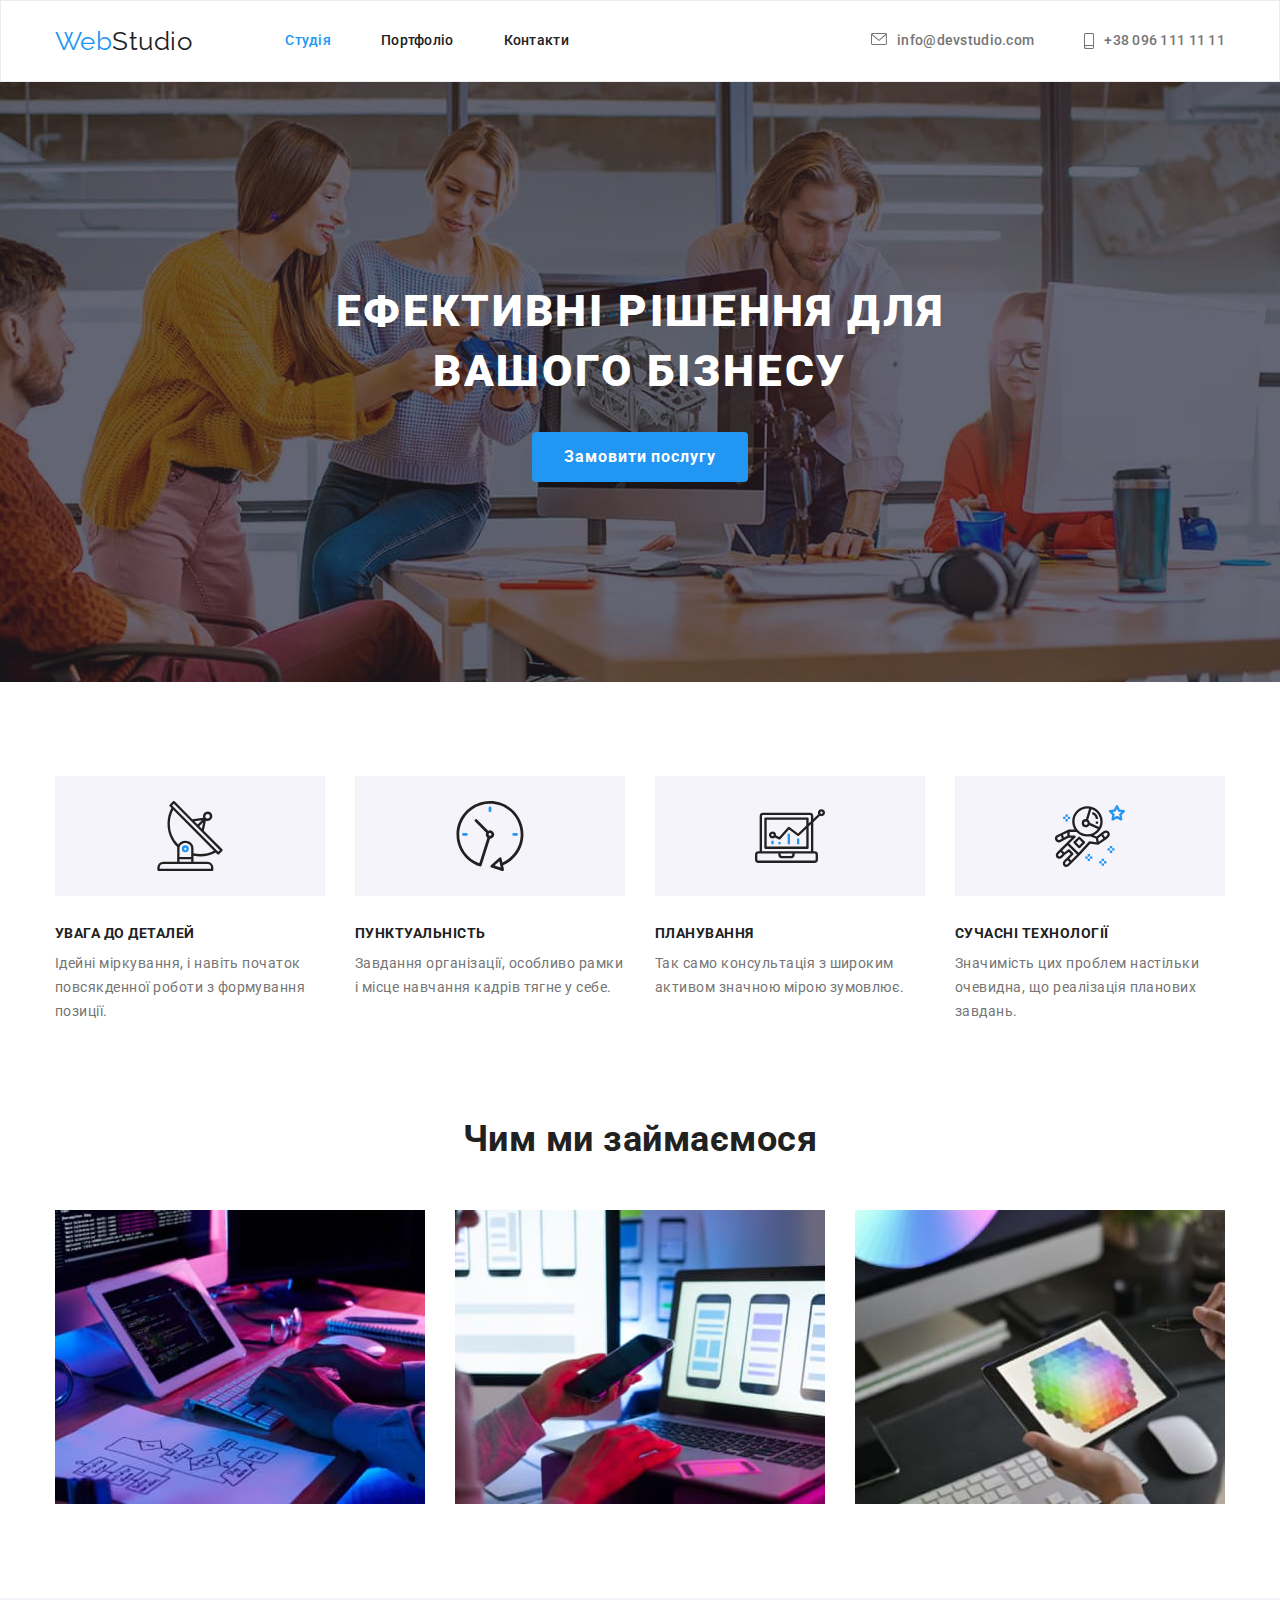
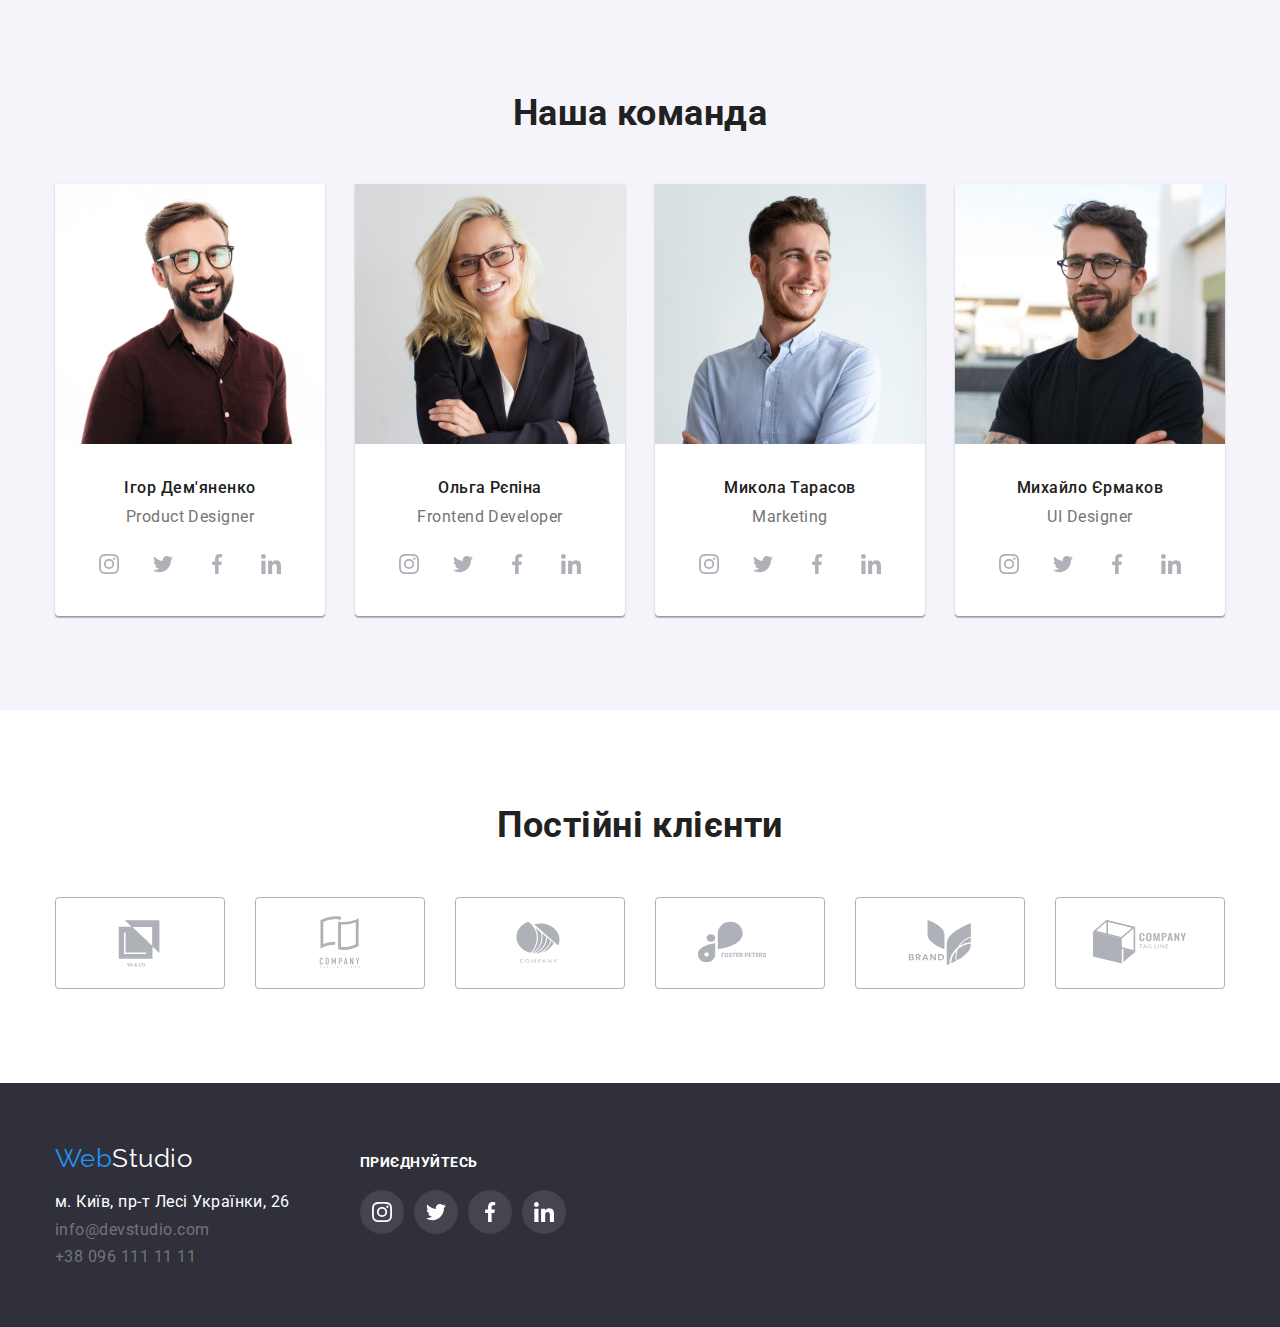
<file: index.html>
<!DOCTYPE html>
<html lang="uk">
  <head>
    <meta charset="UTF-8" />
    <meta http-equiv="X-UA-Compatible" content="IE=edge" />
    <meta name="viewport" content="width=device-width, initial-scale=1.0" />
    <title>Студія</title>
    <link rel="preconnect" href="https://fonts.googleapis.com" />
    <link rel="preconnect" href="https://fonts.gstatic.com" crossorigin />
    <link rel="preconnect" href="https://fonts.googleapis.com" />
    <link rel="preconnect" href="https://fonts.gstatic.com" crossorigin />
    <link
      href="https://fonts.googleapis.com/css2?family=Raleway:wght@700&family=Roboto:wght@400;500;700;900&display=swap"
      rel="stylesheet"
    />
    <link
      rel="stylesheet"
      href="https://cdnjs.cloudflare.com/ajax/libs/modern-normalize/1.1.0/modern-normalize.min.css"
    />
    <link rel="stylesheet" href="./css/style.css" />
  </head>
  <body class="page">
    <!--Верхня лінія-->
    <header class="header">
      <div class="container main-nav">
        <nav class="nav-board">
          <a class="logo" href="./index.html"
            ><span class="logo-web">Web</span>Studio
          </a>
          <ul class="site-nav list">
            <li class="item">
              <a href="./index.html" class="link current">Студія</a>
            </li>
            <li class="item">
              <a href="./portfolio.html" class="link"> Портфоліо</a>
            </li>
            <li class="item"><a href="" class="link"> Контакти</a></li>
          </ul>
        </nav>

        <ul class="auth-nav list">
          <li class="item">
            <a class="link-head" href="mailto:info@devstudio.com"
              ><svg class="envelope" width="16px" height="12px">
                <use href="./images/icons.svg#icon-envelope"></use></svg>
              info@devstudio.com</a
            >
          </li>
          <li class="item">
            <a class="link-head" href="tel:+380961111111"
              ><svg class="envelope" width="10px" height="16px">
                <use href="./images/icons.svg#icon-phone"></use></svg>
              +38 096 111 11 11</a
            >
          </li>
        </ul>
      </div>
    </header>
    <main>
      <!--Шапка-->
      <section class="hero">
        <h1 class="hero-title">Ефективні рішення для вашого бізнесу</h1>
        <button class="button primary" type="button">Замовити послугу</button>
      </section>
      <!--Особливості-->
      <section class="section">
        <div class="container">
          <h2 class="visually-hidden">Наші особливості</h2>
          <ul class="feature-list list">
            <li class="item ">
              <div class="feat">
                <svg class="feat-icon" width="70px" height="70px">
                  <use href="./images/icons.svg#icon-antenna"></use>
                </svg>
              </div>
              <h3 class="title">Увага до деталей</h3>
              <p class="text">
                Ідейні міркування, і навіть початок повсякденної роботи з
                формування позиції.
              </p>
            </li>
            <li class="item ">
              <div class="feat">
                <svg class="feat-icon" width="70px" height="70px">
                  <use href="./images/icons.svg#icon-clock"></use>
                </svg>
              </div>
              <h3 class="title">Пунктуальність</h3>
              <p class="text">
                Завдання організації, особливо рамки і місце навчання кадрів
                тягне у себе.
              </p>
            </li>
            <li class="item">
              <div class="feat">
                <svg class="feat-icon" width="70px" height="70px">
                  <use href="./images/icons.svg#icon-diagram"></use>
                </svg>
              </div>
              <h3 class="title">Планування</h3>
              <p class="text">
                Так само консультація з широким активом значною мірою зумовлює.
              </p>
            </li>
            <li class="item">
              <div class="feat">
                <svg class="feat-icon" width="70px" height="70px">
                  <use href="./images/icons.svg#icon-astronaut"></use>
                </svg>
              </div>
              <h3 class="title">Сучасні технології</h3>
              <p class="text">
                Значимість цих проблем настільки очевидна, що реалізація
                планових завдань.
              </p>
            </li>
          </ul>
        </div>
      </section>
      <!--Чим ми займаємося-->
      <section class="section job">
        <div class="container">
          <h2 class="section-title">Чим ми займаємося</h2>
          <ul class="list first-cards">
            <li class="cards first">
              <img
                class="img"
                src="./images/box1.jpg"
                alt="компʼютер"
                width="370"
              />
            </li>
            <li class="cards first">
              <img
                class="img"
                src="./images/box2.jpg"
                alt="телефон"
                width="370"
              />
            </li>
            <li class="cards first">
              <img
                class="img"
                src="./images/box3.jpg"
                alt="планшет"
                width="370"
              />
            </li>
          </ul>
        </div>
      </section>
      <!--Наша команда-->
      <section class="section team">
        <div class="container">
          <h2 class="section-title">Наша команда</h2>
          <ul class="work-list list">
            <li class="team-card">
              <img
                src="./images/photo1.jpg"
                alt="Ігор Дем'яненко"
                width="270"
              />

              <div class="title-card">
                <h3 class="title-name">Ігор Дем'яненко</h3>
                <p lang="en" class="position">Product Designer</p>

                <ul class="social-networks">
                  <li class="sn-item">
                    <a class="social" href="">
                      <svg class="soc-icon" width="20px" height="20px">
                        <use href="./images/icons.svg#icon-instagram"></use>
                      </svg>
                    </a>
                  </li>
                  <li class="sn-item">
                    <a class="social" href="">
                      <svg class="soc-icon" width="20px" height="20px">
                        <use href="./images/icons.svg#icon-twitter"></use>
                      </svg>
                    </a>
                  </li>
                  <li class="sn-item">
                    <a class="social" href="">
                      <svg class="soc-icon" width="20px" height="20px">
                        <use href="./images/icons.svg#icon-facebook"></use>
                      </svg>
                    </a>
                  </li>
                  <li class="sn-item">
                    <a class="social" href="">
                      <svg class="soc-icon" width="20px" height="20px">
                        <use href="./images/icons.svg#icon-linkedin"></use>
                      </svg>
                    </a>
                  </li>
                </ul>
              </div>
            </li>

            <li class="team-card">
              <img src="./images/photo2.jpg" alt="Ольга Рєпіна" width="270" />

              <div class="title-card">
                <h3 class="title-name">Ольга Рєпіна</h3>
                <p lang="en" class="position">Frontend Developer</p>
                <ul class="social-networks">
                  <li class="sn-item">
                    <a class="social" href="">
                      <svg class="soc-icon" width="20px" height="20px">
                        <use href="./images/icons.svg#icon-instagram"></use>
                      </svg>
                    </a>
                  </li>
                  <li class="sn-item">
                    <a class="social" href="">
                      <svg class="soc-icon" width="20px" height="20px">
                        <use href="./images/icons.svg#icon-twitter"></use>
                      </svg>
                    </a>
                  </li>
                  <li class="sn-item">
                    <a class="social" href="">
                      <svg class="soc-icon" width="20px" height="20px">
                        <use href="./images/icons.svg#icon-facebook"></use>
                      </svg>
                    </a>
                  </li>
                  <li class="sn-item">
                    <a class="social" href="">
                      <svg class="soc-icon" width="20px" height="20px">
                        <use href="./images/icons.svg#icon-linkedin"></use>
                      </svg>
                    </a>
                  </li>
                </ul>
              </div>
            </li>
            <li class="team-card">
              <img src="./images/photo3.jpg" alt="Микола Тарасов" width="270" />

              <div class="title-card">
                <h3 class="title-name">Микола Тарасов</h3>
                <p lang="en" class="position">Marketing</p>
                <ul class="social-networks">
                  <li class="sn-item">
                    <a class="social" href="">
                      <svg class="soc-icon" width="20px" height="20px">
                        <use href="./images/icons.svg#icon-instagram"></use>
                      </svg>
                    </a>
                  </li>
                  <li class="sn-item">
                    <a class="social" href="">
                      <svg class="soc-icon" width="20px" height="20px">
                        <use href="./images/icons.svg#icon-twitter"></use>
                      </svg>
                    </a>
                  </li>
                  <li class="sn-item">
                    <a class="social" href="">
                      <svg class="soc-icon" width="20px" height="20px">
                        <use href="./images/icons.svg#icon-facebook"></use>
                      </svg>
                    </a>
                  </li>
                  <li class="sn-item">
                    <a class="social" href="">
                      <svg class="soc-icon" width="20px" height="20px">
                        <use href="./images/icons.svg#icon-linkedin"></use>
                      </svg>
                    </a>
                  </li>
                </ul>
              </div>
            </li>
            <li class="team-card">
              <img
                src="./images/photo4.jpg"
                alt="Михайло Єрмаков"
                width="270"
              />
              <div class="title-card">
                <h3 class="title-name">Михайло Єрмаков</h3>
                <p lang="en" class="position">UI Designer</p>
                <ul class="social-networks">
                  <li class="sn-item">
                    <a class="social" href="">
                      <svg class="soc-icon" width="20px" height="20px">
                        <use href="./images/icons.svg#icon-instagram"></use>
                      </svg>
                    </a>
                  </li>
                  <li class="sn-item">
                    <a class="social" href="">
                      <svg class="soc-icon" width="20px" height="20px">
                        <use href="./images/icons.svg#icon-twitter"></use>
                      </svg>
                    </a>
                  </li>
                  <li class="sn-item">
                    <a class="social" href="">
                      <svg class="soc-icon" width="20px" height="20px">
                        <use href="./images/icons.svg#icon-facebook"></use>
                      </svg>
                    </a>
                  </li>
                  <li class="sn-item">
                    <a class="social" href="">
                      <svg class="soc-icon" width="20px" height="20px">
                        <use href="./images/icons.svg#icon-linkedin"></use>
                      </svg>
                    </a>
                  </li>
                </ul>
              </div>
            </li>
          </ul>
        </div>
      </section>
      <!--Постійні клієнти-->
      <section class="section">
        <div class="container">
          <h2 class="section-title">Постійні клієнти</h2>
          <ul class="clients">
            <li>
              <a class="client-link" href="">
                <svg class="client-logo" width="106px" 
                height="60px" >
                  <use href="./images/icons.svg#icon-client"></use>
                </svg>
              </a>
            </li>
            <li>
              <a class="client-link" href="">
                <svg class="client-logo" width="106px" height="60px">
                  <use href="./images/icons.svg#icon-client-1"></use>
                </svg>
              </a>
            </li>
            <li>
              <a class="client-link" href="">
                <svg class="client-logo" width="106px" height="60px">
                  <use href="./images/icons.svg#icon-client-2"></use>
                </svg>
              </a>
            </li>
            <li>
              <a class="client-link" href="">
                <svg class="client-logo" width="106px" height="60px">
                  <use href="./images/icons.svg#icon-client-3"></use>
                </svg>
              </a>
            </li>
            <li>
              <a class="client-link" href="">
                <svg class="client-logo" width="106px" height="60px">
                  <use href="./images/icons.svg#icon-client-4"></use>
                </svg>
              </a>
            </li>
            <li>
              <a class="client-link" href="">
                <svg class="client-logo" width="106px" height="60px">
                  <use href="./images/icons.svg#icon-client-5"></use>
                </svg>
              </a>
            </li>
          </ul>
        </div>
      </section>
    </main>
    <!--Футер-->
    <footer class="footer">
      <div class="container one">
        <section class="main-fut">
          <h2 class="visually-hidden">Контакти</h2>
          <a class="logo" href="./index.html"
            ><span class="logo-web">Web</span>Studio</a
          >

          <address class="address">
            <ul class="fut list">
              <li class="fut-address">
                <a
                  class="link-head adress"
                  target="_blank"
                  rel="noopener norefferer"
                  href="https://goo.gl/maps/CPtrU1FHBa2aNyZL9"
                  >м. Київ, пр-т Лесі Українки, 26</a
                >
              </li>
              <li class="fut-address">
                <a class="link-head mail" href="mailto:info@devstudio.com"
                  >info@devstudio.com</a
                >
              </li>
              <li class="fut-address">
                <a class="link-head" href="tel:+380961111111"
                  >+38 096 111 11 11</a
                >
              </li>
            </ul>
          </address>
        </section>
        <section class="second-fut">
          <h2 class="fut-title">Приєднуйтесь</h2>
          <ul class="social-networks">
            <li class="sn-item">
              <a class="social futlink" href="">
                <svg class="soc-icon fut" width="20px" height="20px">
                  <use href="./images/icons.svg#icon-instagram"></use>
                </svg>
              </a>
            </li>
            <li class="sn-item">
              <a class="social futlink" href="">
                <svg class="soc-icon fut" width="20px" height="20px">
                  <use href="./images/icons.svg#icon-twitter"></use>
                </svg>
              </a>
            </li>
            <li class="sn-item">
              <a class="social futlink" href="">
                <svg class="soc-icon fut" width="20px" height="20px">
                  <use href="./images/icons.svg#icon-facebook"></use>
                </svg>
              </a>
            </li>
            <li class="sn-item">
              <a class="social futlink" href="">
                <svg class="soc-icon fut" width="20px" height="20px">
                  <use href="./images/icons.svg#icon-linkedin"></use>
                </svg>
              </a>
            </li>
          </ul>
        </section>
      </div>
    </footer>
  </body>
</html>
</file>
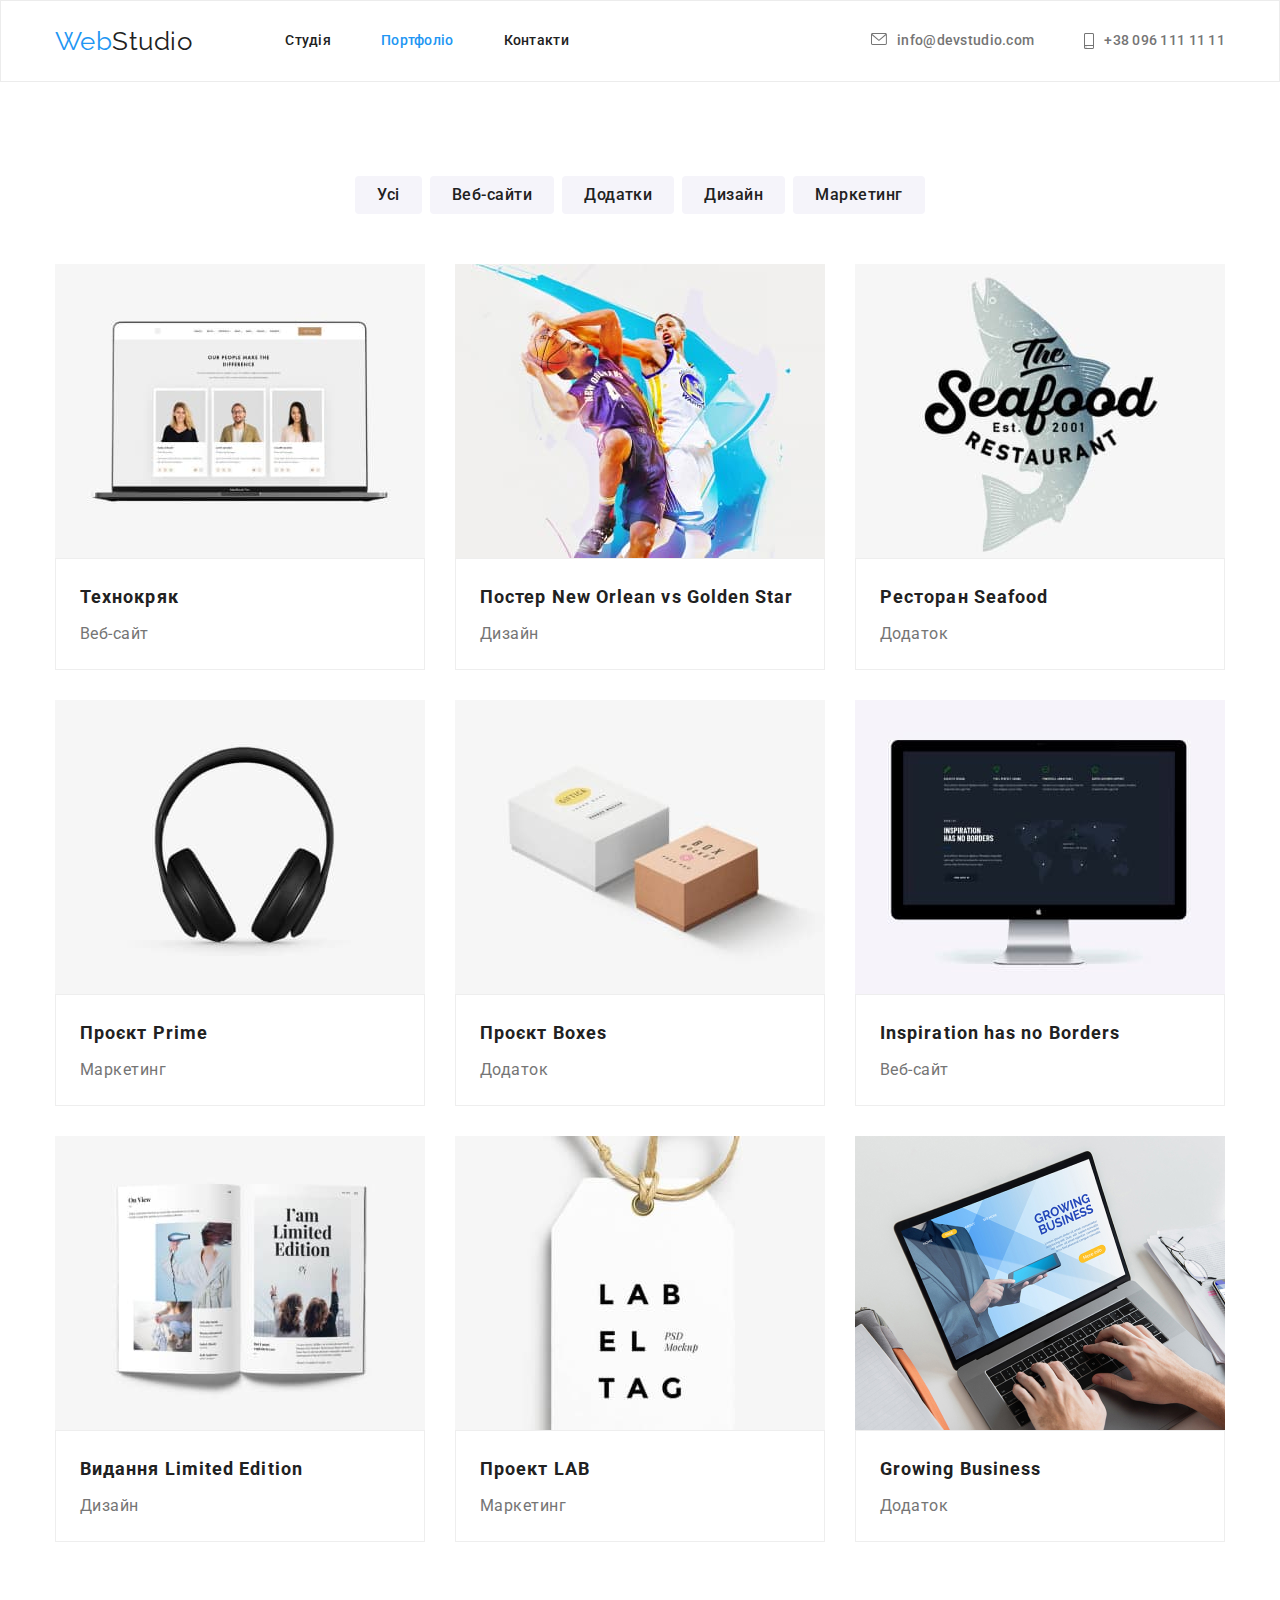
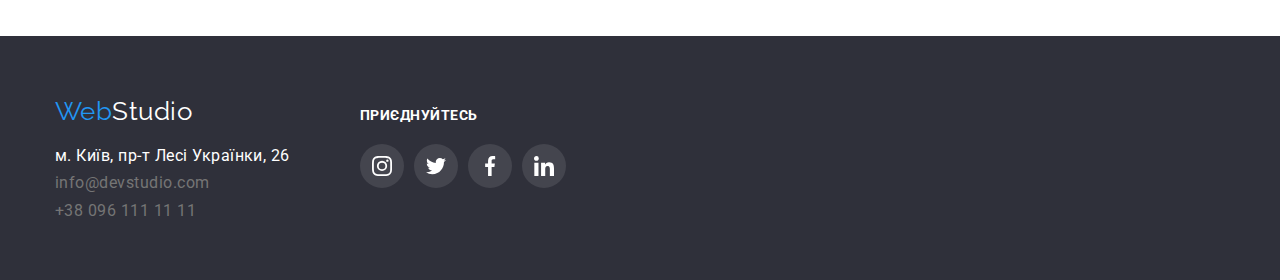
<file: portfolio.html>
<!DOCTYPE html>
<html lang="uk">
  <head>
    <meta charset="UTF-8" />
    <meta http-equiv="X-UA-Compatible" content="IE=edge" />
    <meta name="viewport" content="width=device-width, initial-scale=1.0" />
    <title>Портфоліо</title>
    <link rel="preconnect" href="https://fonts.googleapis.com" />
    <link rel="preconnect" href="https://fonts.gstatic.com" crossorigin />
    <link rel="preconnect" href="https://fonts.googleapis.com" />
    <link rel="preconnect" href="https://fonts.gstatic.com" crossorigin />
    <link
      href="https://fonts.googleapis.com/css2?family=Raleway:wght@700&family=Roboto:wght@400;500;700;900&display=swap"
      rel="stylesheet"
    />
    <link
      rel="stylesheet"
      href="https://cdnjs.cloudflare.com/ajax/libs/modern-normalize/1.1.0/modern-normalize.min.css"
    />
    <link rel="stylesheet" href="./css/style.css" />
  </head>
  <body>
    <!--Хедер-->
    <header class="header">
      <div class="container main-nav">
        <nav class="nav-board">
          <a class="logo" href="./index.html"
            ><span class="logo-web">Web</span>Studio
          </a>
          <ul class="site-nav list">
            <li class="item">
              <a href="./index.html" class="link ">Студія</a>
            </li>
            <li class="item">
              <a href="./portfolio.html" class="link current"> Портфоліо</a>
            </li>
            <li class="item"><a href="" class="link"> Контакти</a></li>
          </ul>
        </nav>

        <ul class="auth-nav list">
          <li class="item">
            <a class="link-head" href="mailto:info@devstudio.com"
              ><svg class="envelope" width="16px" height="12px">
                <use href="./images/icons.svg#icon-envelope"></use></svg>
              info@devstudio.com</a
            >
          </li>
          <li class="item">
            <a class="link-head" href="tel:+380961111111"
              ><svg class="envelope" width="10px" height="16px">
                <use href="./images/icons.svg#icon-phone"></use></svg>
              +38 096 111 11 11</a
            >
          </li>
        </ul>
      </div>
    </header>
    <main>
      <!--Порфоліо-->
      <section class="section">
        <div class="container">
          <h1 class="visually-hidden">Портфоліо</h1>
          <ul class="sec-btn list">
            <li class="btn">
              <button class="button secondary" type="button">Усі</button>
            </li>
            <li class="btn">
              <button class="button secondary" type="button">Веб-сайти</button>
            </li>
            <li class="btn">
              <button class="button secondary" type="button">Додатки</button>
            </li>
            <li class="btn">
              <button class="button secondary" type="button">Дизайн</button>
            </li>
            <li class="btn">
              <button class="button secondary" type="button">Маркетинг</button>
            </li>
          </ul>
          <ul class="choice list">
            <li class="card-border">
              <a class="card" href="">
                <img
                  src="./images/portfolio_img/port1.jpg"
                  alt="Лептоп"
                  width="370"
                  height="294"
                  class="card-img"
                />
                <div class="second-card">
                  <h2 class="choice-title">Технокряк</h2>
                  <p class="choice-text">Веб-сайт</p>
                </div>
              </a>
            </li>
            <li class="card-border">
              <a class="card" href="">
                <img
                  src="./images/portfolio_img/port2.jpg"
                  alt="Постер New Orlean"
                  width="370"
                  height="294"
                  class="card-img"
                />
                <div class="second-card">
                  <h2 class="choice-title">Постер New Orlean vs Golden Star</h2>
                  <p class="choice-text">Дизайн</p>
                </div>
              </a>
            </li>
            <li class="card-border">
              <a class="card" href="">
                <img
                  src="./images/portfolio_img/port3.jpg"
                  alt="Seafood ресторан"
                  height="294"
                  width="370"
                  class="card-img"
                />
                <div class="second-card">
                  <h2 class="choice-title">Ресторан Seafood</h2>
                  <p class="choice-text">Додаток</p>
                </div>
              </a>
            </li>
            <li class="card-border">
              <a class="card" href="">
                <img
                  src="./images/portfolio_img/port4.jpg"
                  alt="Навушники"
                  width="370"
                  height="294"
                  class="card-img"
                />
                <div class="second-card">
                  <h2 class="choice-title">Проєкт Prime</h2>
                  <p class="choice-text">Маркетинг</p>
                </div>
              </a>
            </li>
            <li class="card-border">
              <a class="card" href="">
                <img
                  src="./images/portfolio_img/port5.jpg"
                  alt="Дві коробки"
                  width="370"
                  height="294"
                  class="card-img"
                />
                <div class="second-card">
                  <h2 class="choice-title">Проєкт Boxes</h2>
                  <p class="choice-text">Додаток</p>
                </div>
              </a>
            </li>
            <li class="card-border">
              <a class="card" href="">
                <img
                  src="./images/portfolio_img/port6.jpg"
                  alt="компʼютер"
                  width="370"
                  height="294"
                  class="card-img"
                />
                <div class="second-card">
                  <h2 class="choice-title">Inspiration has no Borders</h2>
                  <p class="choice-text">Веб-сайт</p>
                </div>
              </a>
            </li>
            <li class="card-border">
              <a class="card" href="">
                <img
                  src="./images/portfolio_img/port7.jpg"
                  alt="Журнал"
                  width="370"
                  height="294"
                  class="card-img"
                />
                <div class="second-card">
                  <h2 class="choice-title">Видання Limited Edition</h2>
                  <p class="choice-text">Дизайн</p>
                </div>
              </a>
            </li>
            <li class="card-border">
              <a class="card" href="">
                <img
                  src="./images/portfolio_img/port8.jpg"
                  alt="Бірка"
                  width="370"
                  height="294"
                  class="card-img"
                />
                <div class="second-card">
                  <h2 class="choice-title">Проект LAB</h2>
                  <p class="choice-text">Маркетинг</p>
                </div>
              </a>
            </li>
            <li class="card-border">
              <a class="card" href="">
                <img
                  src="./images/portfolio_img/port9.jpg"
                  alt="Ноутбук"
                  width="370"
                  height="294"
                  class="card-img"
                />
                <div class="second-card">
                  <h2 class="choice-title">Growing Business</h2>
                  <p class="choice-text">Додаток</p>
                </div>
              </a>
            </li>
          </ul>
        </div>
      </section>
    </main>
    <!--Футер-->
    <footer class="footer">
      <div class="container one">
        <section class="main-fut">
          <h2 class="visually-hidden">Контакти</h2>
          <a class="logo" href="./index.html"
            ><span class="logo-web">Web</span>Studio</a
          >

          <address class="address">
            <ul class="fut list">
              <li class="fut-address">
                <a
                  class="link-head adress"
                  target="_blank"
                  rel="noopener norefferer"
                  href="https://goo.gl/maps/CPtrU1FHBa2aNyZL9"
                  >м. Київ, пр-т Лесі Українки, 26</a
                >
              </li>
              <li class="fut-address">
                <a class="link-head mail" href="mailto:info@devstudio.com"
                  >info@devstudio.com</a
                >
              </li>
              <li class="fut-address">
                <a class="link-head" href="tel:+380961111111"
                  >+38 096 111 11 11</a
                >
              </li>
            </ul>
          </address>
        </section>
        <section class="second-fut">
          <h2 class="fut-title">Приєднуйтесь</h2>
          <ul class="social-networks">
            <li class="sn-item">
              <a class="social futlink" href="">
                <svg class="soc-icon fut" width="20px" height="20px">
                  <use href="./images/icons.svg#icon-instagram"></use>
                </svg>
              </a>
            </li>
            <li class="sn-item">
              <a class="social futlink" href="">
                <svg class="soc-icon fut" width="20px" height="20px">
                  <use href="./images/icons.svg#icon-twitter"></use>
                </svg>
              </a>
            </li>
            <li class="sn-item">
              <a class="social futlink" href="">
                <svg class="soc-icon fut" width="20px" height="20px">
                  <use href="./images/icons.svg#icon-facebook"></use>
                </svg>
              </a>
            </li>
            <li class="sn-item">
              <a class="social futlink" href="">
                <svg class="soc-icon fut" width="20px" height="20px">
                  <use href="./images/icons.svg#icon-linkedin"></use>
                </svg>
              </a>
            </li>
          </ul>
        </section>
      </div>
    </footer>
  </body>
</html>
</file>
<file: css/style.css>
:root {
  --primary-text-color: #212121;
  --secondary-text-color: #757575;
  --accent-color: #2196f3;
  --primary-whyte-color: #fff;
  --secondary-bgc: #2f303a;
  --section-bgc: #f5f4fa;
  --button-bgc: #188ce8;
  --main-logo-color: #afb1b8;

  --card-set-gap: 30px;
}
body {
  background-color: var(--primary-whyte-color);
  color: var(--secondary-text-color);
  font-family: "Roboto", sans-serif;
  letter-spacing: 0.03em;
  
}
/* цвет основного текста #212121 */
/* вторичный цвет текста #757575 */
/* акцент #2196F3 */
/* вторичный цвет фона #2F303A */

/* Утіліти */
.list {
  list-style: none;
  margin: 0;
  padding: 0;
  display: flex;
}
/* Header */
.container {
  margin-left: auto;
  margin-right: auto;
  width: 1200px;
  padding-left: 15px;
  padding-right: 15px;
}

.logo {
  color: var(--primary-text-color);
  font-family: "Raleway", sans-serif;
  font-size: 26px;
  line-height: 1.19;

  text-decoration: none;
}
.logo-web {
  color: var(--accent-color);
}
.header {
  border: 1px solid #ececec;
}

/* site nav */
.link {
  display: block;
  padding-top: 32px;
  padding-bottom: 32px;
}
.site-nav .link {
  color: var(--primary-text-color);
  font-weight: 500;
  font-size: 14px;
  line-height: 1.14;
  letter-spacing: 0.02em;
  text-decoration: none;
}
/* Auth-nav */
.auth-nav {
  display: flex;
  margin-left: auto;

  font-weight: 500;
  font-size: 14px;
  line-height: 1.14;
  letter-spacing: 0.02em;
  text-decoration: none;
}
.envelope {
  fill: currentColor;
  margin-right: 10px;
}

.auth-nav .item + .item {
  margin-left: 50px;
}
.site-nav .link:hover,
.site-nav .link:focus {
  color: var(--accent-color);
}
.site-nav .link.current {
  color: var(--accent-color);
}
.link-head {
  color: var(--secondary-text-color);
  text-decoration: none;
  list-style: none;
  display: flex;
}

.link-head:hover,
.link-head:focus {
  color: var(--accent-color);
}
.site-nav {
  display: flex;
  margin-left: 93px;
}
.site-nav .item + .item {
  margin-left: 50px;
}
.nav-board {
  display: flex;
  align-items: center;
}
.main-nav {
  display: flex;
  align-items: center;
}

/* hero */
.hero {
  background-color: #c4c4c4;
  text-align: center;
  padding-top: 200px;
  padding-bottom: 200px;

  background-image: linear-gradient(
      rgba(47, 48, 58, 0.4),
      rgba(47, 48, 58, 0.4)
    ),
    url(../images/mainbg.jpg);
  max-width: 1600px;
  height: 600px;
  margin-left: auto;
  margin-right: auto;

  background-position: center;
}

.hero-title {
  color: var(--primary-whyte-color);
  font-weight: 900;
  font-size: 44px;
  line-height: 1.36;

  letter-spacing: 0.06em;
  text-transform: uppercase;
  margin-top: 0;
  margin-bottom: 30px;
  width: 700px;
  margin-left: auto;
  margin-right: auto;
}
/* button */
.button {
  color: var(--primary-text-color);
  background-color: var(--primary-whyte-color);
  cursor: pointer;
}
.button.primary {
  color: var(--primary-whyte-color);
  background-color: var(--accent-color);
  font-family: "Roboto", sans-serif;
  font-weight: 700;
  font-size: 16px;
  line-height: 1.88;
  border-radius: 4px;
  border: none;

  letter-spacing: 0.06em;
  padding: 10px 32px;
}
.button.primary:hover,
.button.primary:focus {
  background: var(--button-bgc);
  box-shadow: 0px 4px 4px rgba(0, 0, 0, 0.15);
  border-radius: 4px;
}

/* features */

.feature-list {
  display: flex;
  justify-content: space-between;
}
.title {
  color: var(--primary-text-color);

  font-weight: 700;
  font-size: 14px;
  line-height: 1.14;

  text-transform: uppercase;
  margin-top: 0;
  margin-bottom: 10px;
}
.text {
  margin: 0;
}
.feature-list .text {
  font-size: 14px;
  line-height: 1.71;
}
.feature-list .item {
  width: 270px;
}
.feat {
  display: flex;
  justify-content: center;
  align-items: center;
  background-color: var(--section-bgc);
  height: 120px;
  margin-bottom: 30px;
 
}
/* section */

.section {
  padding-top: 94px;
  padding-bottom: 94px;
}
.section.team {
  background-color: var(--section-bgc);

  margin-bottom: 0;
  
}
.section-title {
  color: var(--primary-text-color);
  font-weight: 700;
  font-size: 36px;
  line-height: 1.17;
  text-align: center;
  margin-top: 0;
  margin-bottom: 50px;
}
.cards.first {
  border: 0;
  margin-right: 30px;
  flex-basis: calc(100% / 3 - 30px);
}
.list.first-cards {
  margin-right: -30px;
}
.img {
  display: block;
}
/* Examples */
.work-list .title-name {
  color: var(--primary-text-color);
}
.section.job {
  padding-top: 0;
}
/* Our team */
.title-card {
  padding: 30px 32px;
}
.title-name {
  color: var(--primary-text-color);

  font-weight: 500;
  font-size: 16px;
  line-height: 1.19;
  text-align: center;
  margin-top: 0;
  margin-bottom: 10px;
}
.position {
  font-size: 16px;
  line-height: 1.19;
  text-align: center;
  margin-top: 0;
  margin-bottom: 16px;
}
.team-card {
  background-color: var(--primary-whyte-color);
  box-shadow: 0px 1px 3px rgba(0, 0, 0, 0.12), 0px 1px 1px rgba(0, 0, 0, 0.14),
    0px 2px 1px rgba(0, 0, 0, 0.2);
  border-radius: 0px 0px 4px 4px;
}
.team-card:not(:last-child) {
  margin-right: 30px;
}
.social-networks {
  display: flex;
  list-style: none;
  gap: 10px;
  padding: 0;
  margin: 0;
}

.social {
  fill: var(--main-logo-color);

  display: flex;
  justify-content: center;
  align-items: center;
  width: 44px;
  height: 44px;
}
.soc-icon {
  display: block;
  
  
}

.social:hover,
.social:focus {
  fill: var(--primary-whyte-color);
  background-color: var(--accent-color);
  border-radius: 50%;
}
/* Our Clients */
.clients {
  list-style: none;
  display: flex;
  gap: 30px;
  padding: 0;
  margin: 0;
}
.client-logo {
  
  fill: currentColor;
}
.client-link {
  display: flex;
  justify-content: center;
  align-items: center;
  width: 170px;
  height: 92px;
  color: var(--main-logo-color);
  border: 1px solid var(--main-logo-color);
  border-radius: 4px;
  
}
.client-link:hover,
.client-link:focus {
  border-color:  var(--accent-color);
  color: var(--accent-color);
}

/* Footer */
.fut-address:not(:last-child) {
  margin-bottom: 9px;
}
.address {
  font-style: normal;
}
.adress {
  color: var(--primary-whyte-color);
  display: inline-block;
}
.mail {
  display: inline-block;
}

.footer {
  background-color: var(--secondary-bgc);
  padding-top: 60px;
  padding-bottom: 60px;
}
.container.one {
  display: flex;
}
.fut.list {
  display: block;
}

.footer .logo {
  color: var(--primary-whyte-color);
  display: inline-block;
  margin-bottom: 20px;
}
.fut-title {
  font-weight: 700;
  font-size: 14px;
  line-height: 1.14;

  text-transform: uppercase;

  color: var(--primary-whyte-color);
  margin-bottom: 20px;
  margin-top: 0;
}
.second-fut {
  padding-top: 12px;
}
.social.futlink {
  color: var(--primary-whyte-color);
  background: rgba(255, 255, 255, 0.1);
  border-radius: 50%;
}
.social.futlink:hover,
.social.futlink:focus {
  background-color: var(--accent-color);
}
.soc-icon.fut {
  fill: currentColor;
}
.main-fut {
  margin-right: 70px;
}
/* portfolio */
.button.secondary {
  background: #f5f4fa;
  border-radius: 4px;
  font-weight: 500;
  font-size: 16px;
  line-height: 1.62;
  font-family: "Roboto", sans-serif;
  text-align: center;
  letter-spacing: 0.03em;
  border: 0;

  padding: 6px 22px;
}
.btn:not(:last-child) {
  margin-right: 8px;
}
.sec-btn {
  display: flex;
  justify-content: center;
  margin-bottom: 50px;
}
.button.secondary:hover,
.button.secondary:focus {
  color: var(--primary-whyte-color);
  background-color: var(--accent-color);
  box-shadow: 0px 3px 1px rgba(0, 0, 0, 0.1), 0px 1px 2px rgba(0, 0, 0, 0.08), 0px 2px 2px rgba(0, 0, 0, 0.12);

}

.choice-title {
  color: var(--primary-text-color);
  font-weight: 700;
  font-size: 18px;
  line-height: 2;
  letter-spacing: 0.06em;
  text-decoration: none;
  margin-top: 0;
  margin-bottom: 4px;
}

.choice-text {
  font-weight: 400;
  font-size: 16px;
  line-height: 1.88;
  margin-top: 0;
  margin-bottom: 0;

  text-decoration: none;
}
.card {
  text-decoration: none;
  color: var(--secondary-text-color);
  display: block;
}
.card-img {
  display: block;
  margin: 0;
}
.card-border {
  margin-right: var(--card-set-gap);
  margin-bottom: var(--card-set-gap);

  flex-basis: calc(100% / 3 - 30px);

  
}
.card:hover,
.card:focus{
  box-shadow: 0px 1px 1px rgba(0, 0, 0, 0.12), 0px 4px 4px rgba(0, 0, 0, 0.06), 1px 4px 6px rgba(0, 0, 0, 0.16);
}
.choice {
  display: flex;
  flex-wrap: wrap;

  margin-right: calc(-1 * var(--card-set-gap));
  margin-bottom: calc(-1 * var(--card-set-gap));
}
.card-border.first {
  border: 0;
}

.second-card {
  border: 1px solid #eeeeee;
  padding: 20px 24px;
}

.visually-hidden {
  position: absolute;
  white-space: nowrap;
  width: 1px;
  height: 1px;
  overflow: hidden;
  border: 0;
  padding: 0;
  clip: rect(0 0 0 0);
  clip-path: inset(50%);
  margin: -1px;
}
</file>
